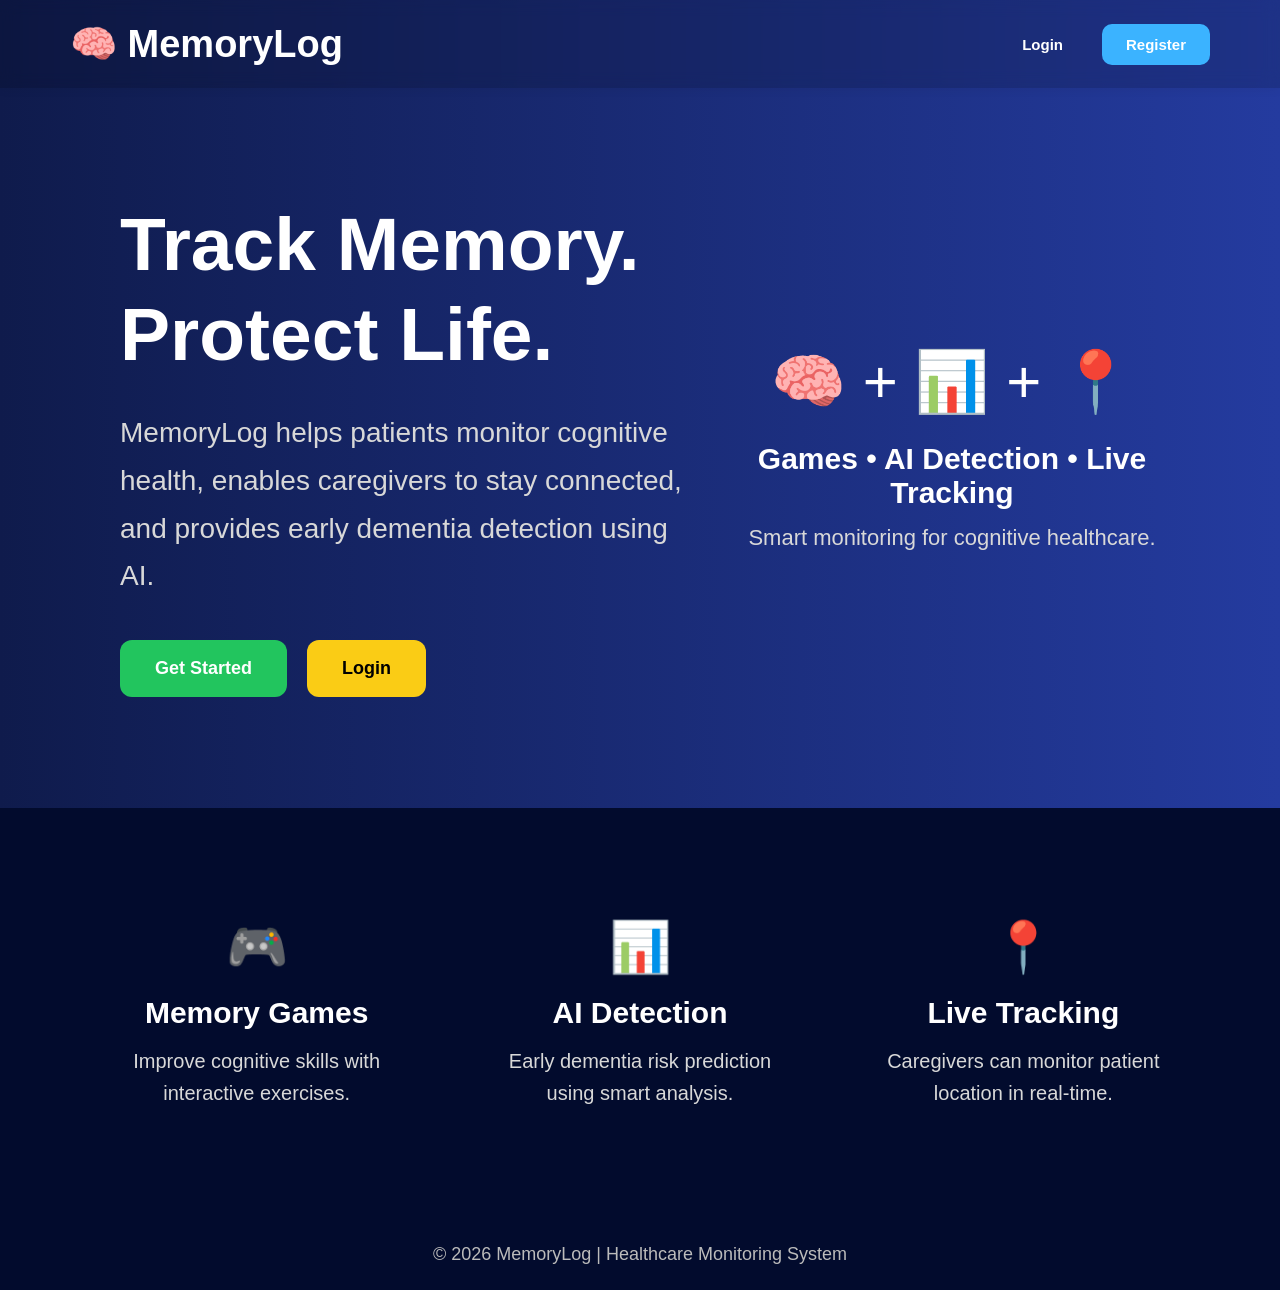
<file: templates/landing.html>
<!DOCTYPE html>
<html lang="en">
<head>
    <meta charset="UTF-8">
    <meta name="viewport" content="width=device-width, initial-scale=1.0">

    <title>MemoryLog</title>

    <link rel="stylesheet" href="/static/style.css">

    <style>

        *{
            margin:0;
            padding:0;
            box-sizing:border-box;
        }

        body{
            font-family:'Poppins', sans-serif;

            background: linear-gradient(to right, #0f1b4c, #243b9f);

            color:white;

            min-height:100vh;
        }

        /* NAVBAR */

        .navbar{

            width:100%;

            display:flex;
            justify-content:space-between;
            align-items:center;

            padding:22px 70px;

            background:rgba(0,0,0,0.15);
            backdrop-filter: blur(8px);
        }

        .logo{

            font-size:38px;
            font-weight:700;

            display:flex;
            align-items:center;
            gap:10px;
        }

        .nav-buttons{
            display:flex;
            gap:15px;
        }

        .nav-btn{

            text-decoration:none;

            padding:12px 24px;

            border-radius:10px;

            font-size:15px;
            font-weight:600;

            transition:0.3s;
        }

        .login-btn{
            color:white;
        }

        .register-btn{
            background:#3bb3ff;
            color:white;
        }

        .register-btn:hover{
            background:#2196f3;
        }

        /* HERO SECTION */

        .hero{

            display:flex;
            justify-content:space-between;
            align-items:center;

            padding:100px 120px;

            min-height:80vh;
        }

        .hero-left{
            width:55%;
        }

        .hero-left h1{

            font-size:75px;
            line-height:1.2;

            margin-bottom:30px;
        }

        .hero-left p{

            font-size:28px;
            line-height:1.7;

            color:#d8d8d8;

            margin-bottom:40px;
        }

        .hero-buttons{
            display:flex;
            gap:20px;
        }

        .hero-btn{

            text-decoration:none;

            padding:18px 35px;

            border-radius:12px;

            font-size:18px;
            font-weight:600;

            transition:0.3s;
        }

        .get-btn{
            background:#22c55e;
            color:white;
        }

        .get-btn:hover{
            background:#16a34a;
        }

        .hero-login-btn{
            background:#facc15;
            color:black;
        }

        .hero-login-btn:hover{
            background:#eab308;
        }

        /* RIGHT SIDE */

        .hero-right{
            width:40%;
            text-align:center;
        }

        .emoji-box{

            font-size:60px;

            margin-bottom:25px;
        }

        .hero-right h2{

            font-size:30px;

            margin-bottom:15px;
        }

        .hero-right p{

            font-size:22px;

            color:#d8d8d8;
        }

        /* FEATURES */

        .features{

            width:100%;

            background:#020b2d;

            padding:70px 80px;

            display:grid;

            grid-template-columns:repeat(3,1fr);

            gap:30px;
        }

        .feature-card{

            text-align:center;

            padding:40px 20px;
        }

        .feature-card .icon{
            font-size:50px;
            margin-bottom:20px;
        }

        .feature-card h3{

            font-size:30px;

            margin-bottom:15px;
        }

        .feature-card p{

            font-size:20px;

            line-height:1.6;

            color:#d8d8d8;
        }

        footer{

            text-align:center;

            padding:25px;

            background:#020b2d;

            color:#bbb;

            font-size:18px;
        }

        /* RESPONSIVE */

        @media(max-width:1000px){

            .hero{
                flex-direction:column;
                text-align:center;
                padding:80px 40px;
            }

            .hero-left,
            .hero-right{
                width:100%;
            }

            .hero-left h1{
                font-size:50px;
            }

            .hero-left p{
                font-size:22px;
            }

            .hero-buttons{
                justify-content:center;
            }

            .features{
                grid-template-columns:1fr;
            }
        }

    </style>

</head>

<body>

    <!-- NAVBAR -->

    <div class="navbar">

        <div class="logo">
            🧠 MemoryLog
        </div>

        <div class="nav-buttons">

            <a href="/login_form" class="nav-btn login-btn">
                Login
            </a>

            <a href="/register" class="nav-btn register-btn">
                Register
            </a>

        </div>

    </div>

    <!-- HERO -->

    <section class="hero">

        <div class="hero-left">

            <h1>
                Track Memory.
                <br>
                Protect Life.
            </h1>

            <p>

                MemoryLog helps patients monitor cognitive health,
                enables caregivers to stay connected,
                and provides early dementia detection using AI.

            </p>

            <div class="hero-buttons">

                <a href="/register" class="hero-btn get-btn">
                    Get Started
                </a>

                <a href="/login_form" class="hero-btn hero-login-btn">
                    Login
                </a>

            </div>

        </div>

        <div class="hero-right">

            <div class="emoji-box">
                🧠 + 📊 + 📍
            </div>

            <h2>
                Games • AI Detection • Live Tracking
            </h2>

            <p>
                Smart monitoring for cognitive healthcare.
            </p>

        </div>

    </section>

    <!-- FEATURES -->

    <section class="features">

        <div class="feature-card">

            <div class="icon">
                🎮
            </div>

            <h3>
                Memory Games
            </h3>

            <p>
                Improve cognitive skills with
                interactive exercises.
            </p>

        </div>

        <div class="feature-card">

            <div class="icon">
                📊
            </div>

            <h3>
                AI Detection
            </h3>

            <p>
                Early dementia risk prediction
                using smart analysis.
            </p>

        </div>

        <div class="feature-card">

            <div class="icon">
                📍
            </div>

            <h3>
                Live Tracking
            </h3>

            <p>
                Caregivers can monitor patient
                location in real-time.
            </p>

        </div>

    </section>

    <footer>
        © 2026 MemoryLog | Healthcare Monitoring System
    </footer>

</body>
</html>
</file>
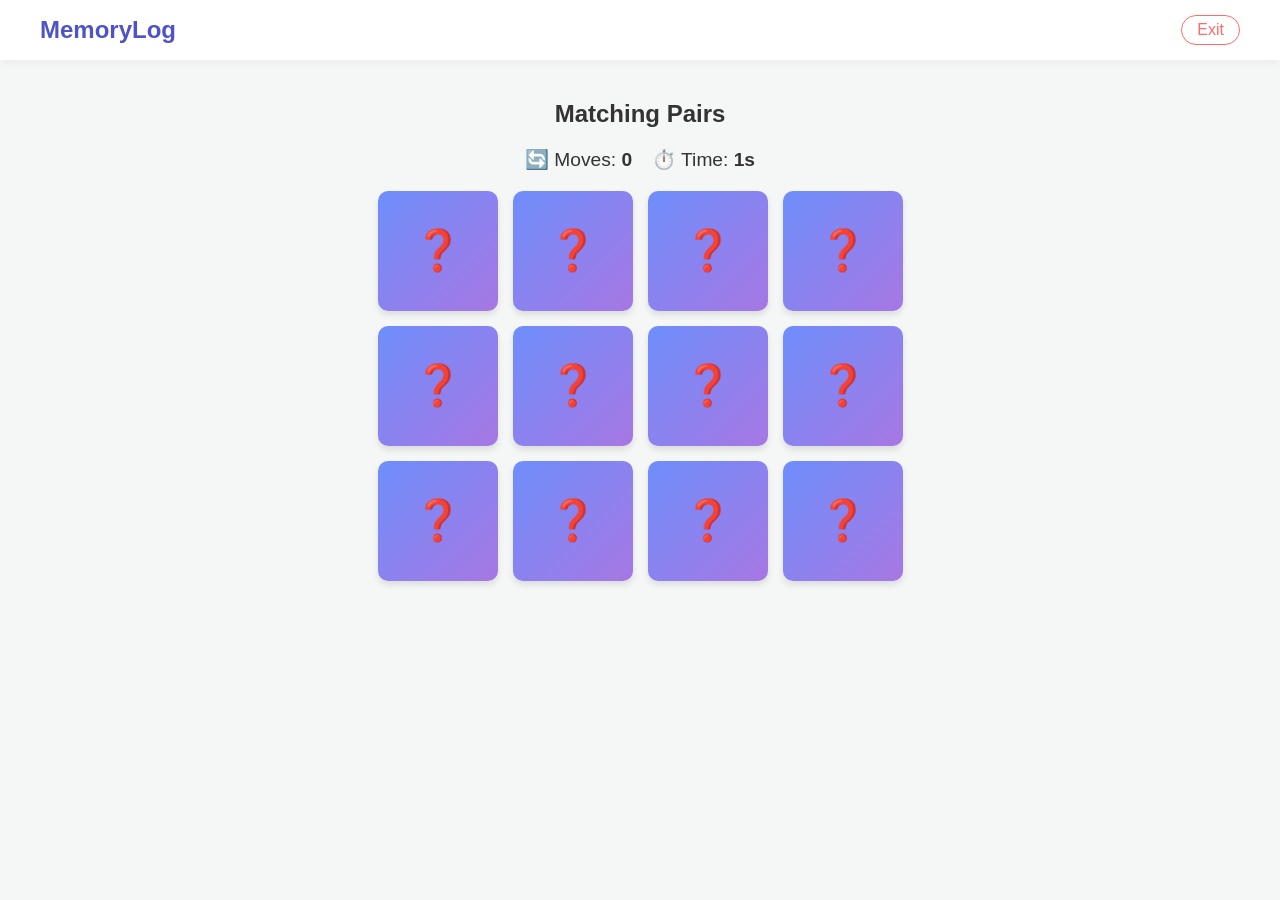
<file: templates/test.html>
<!DOCTYPE html>
<html lang="en">
<head>
    <meta charset="UTF-8">
    <title>Matching Game</title>
    <link rel="stylesheet" href="/static/style.css">
    <style>
        /* --- NEW GAME CSS --- */
        .game-info {
            display: flex;
            justify-content: center;
            gap: 20px;
            margin-bottom: 20px;
            font-size: 1.2rem;
            color: #333;
        }

        .matching-grid {
            display: grid;
            grid-template-columns: repeat(4, 120px); /* 4 Columns */
            gap: 15px;
            justify-content: center;
            margin: 0 auto;
        }

        /* Card Container */
        .card-tile {
            width: 120px;
            height: 120px;
            background-color: transparent;
            perspective: 1000px; /* Essential for 3D flip */
            cursor: pointer;
            border: none; /* Reset standard border */
        }

        /* The Flipper (Inner Container) */
        .card-inner {
            position: relative;
            width: 100%;
            height: 100%;
            text-align: center;
            transition: transform 0.6s;
            transform-style: preserve-3d;
            box-shadow: 0 4px 6px rgba(0,0,0,0.1);
            border-radius: 10px;
        }

        /* Flip Action */
        .card-tile.flipped .card-inner {
            transform: rotateY(180deg);
        }

        /* Front & Back Sides */
        .card-front, .card-back {
            position: absolute;
            width: 100%;
            height: 100%;
            -webkit-backface-visibility: hidden; /* Safari */
            backface-visibility: hidden;
            border-radius: 10px;
            display: flex;
            align-items: center;
            justify-content: center;
        }

        /* Front (Face Down) */
        .card-front {
            background: linear-gradient(135deg, #6e8efb, #a777e3);
            color: white;
            font-size: 2.5rem;
        }

        /* Back (Face Up - Image) */
        .card-back {
            background-color: white;
            border: 2px solid #6e8efb;
            transform: rotateY(180deg);
        }

        .card-back img {
            width: 80%;
            height: 80%;
            object-fit: contain;
        }
    </style>
</head>
<body>
    <nav class="navbar">
        <div class="nav-logo">MemoryLog</div>
        <a href="/dashboard" class="btn-logout">Exit</a>
    </nav>

    <div class="container">
        <h2>Matching Pairs</h2>
        
        <div class="game-info">
            <span>🔄 Moves: <b id="move-count">0</b></span>
            <span>⏱️ Time: <b id="time-count">0s</b></span>
        </div>

        <div id="game-board-matching" class="matching-grid"></div>
    </div>

    <script src="/static/script.js"></script>
    <script>initMatching();</script>
    
</body>
</html>
</file>
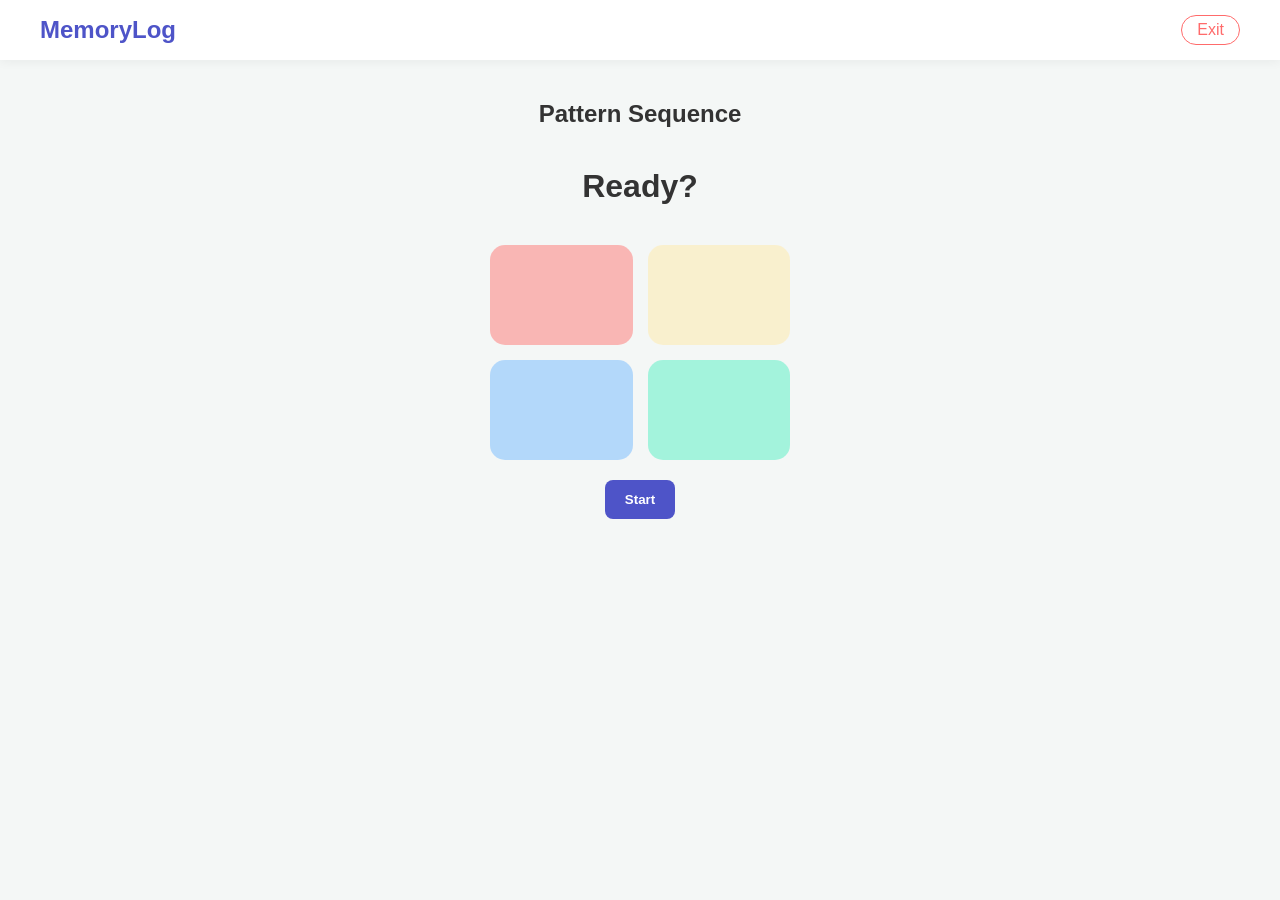
<file: templates/test_pattern.html>
<!DOCTYPE html>
<html lang="en">
<head>
    <meta charset="UTF-8">
    <title>Pattern Game</title>
    <link rel="stylesheet" href="/static/style.css">
</head>
<body>
    <nav class="navbar">
        <div class="nav-logo">MemoryLog</div>
        <a href="/dashboard" class="btn-logout">Exit</a>
    </nav>
    <div class="container">
        <h2>Pattern Sequence</h2>
        <p id="msg" class="large-text">Ready?</p>
        
        <div class="pattern-grid">
            <div class="pad" id="pad-0" onclick="padClick(0)"></div>
            <div class="pad" id="pad-1" onclick="padClick(1)"></div>
            <div class="pad" id="pad-2" onclick="padClick(2)"></div>
            <div class="pad" id="pad-3" onclick="padClick(3)"></div>
        </div>
        
        <button id="start-btn" onclick="startPattern()" class="btn-primary">Start</button>
    </div>
    <script src="/static/script.js"></script>
    
</body>
</html>
</file>
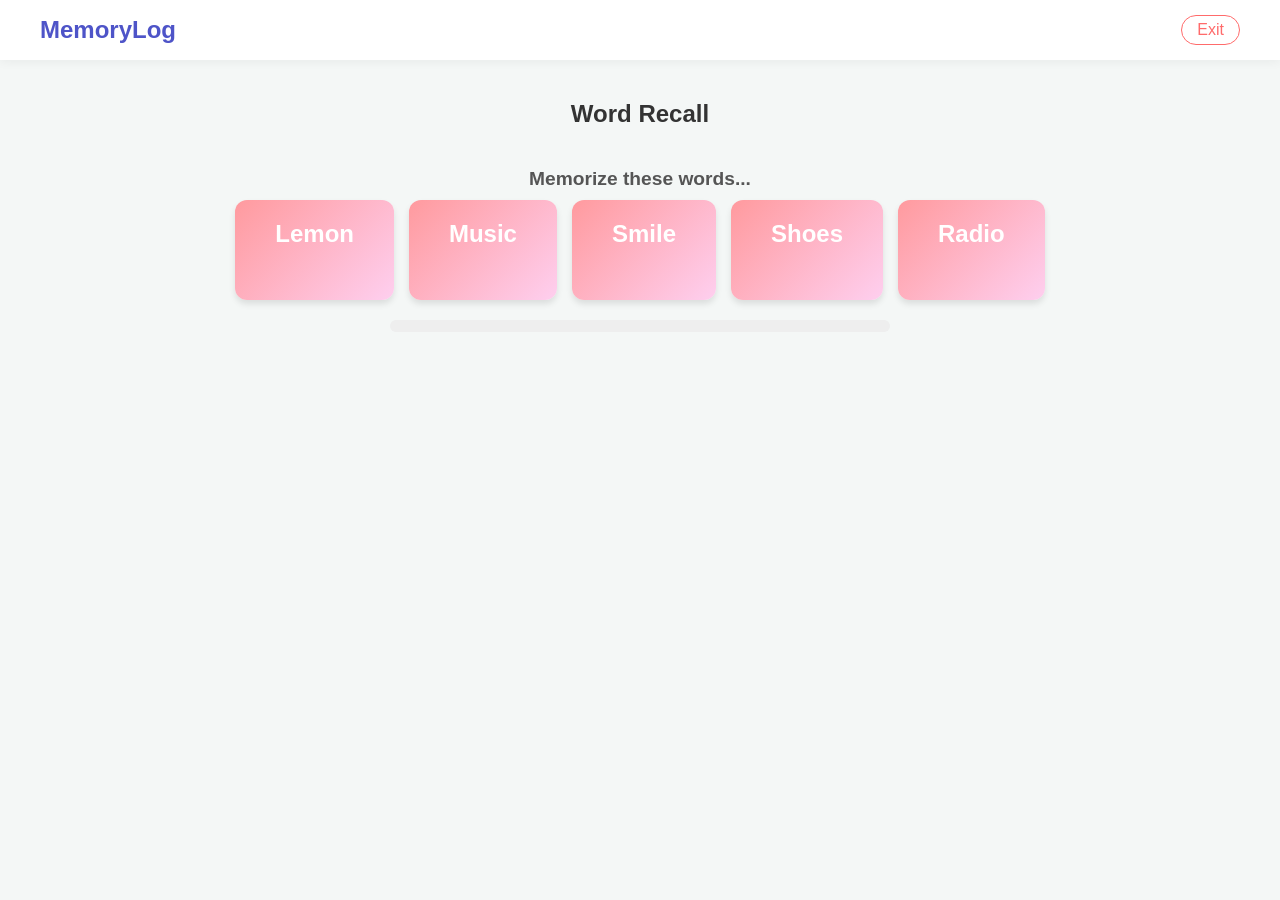
<file: templates/test_words.html>
<!DOCTYPE html>
<html lang="en">
<head>
    <meta charset="UTF-8">
    <title>Word Recall</title>
    <link rel="stylesheet" href="/static/style.css">
    <style>
        /* --- STYLES FOR WORDS GAME --- */
        #word-container {
            display: flex;
            gap: 15px;
            justify-content: center;
            flex-wrap: wrap;
            margin-bottom: 20px;
            min-height: 100px;
        }

        .word-card {
            background: linear-gradient(135deg, #ff9a9e, #fecfef);
            padding: 20px 40px;
            border-radius: 12px;
            font-size: 1.5rem;
            font-weight: bold;
            color: #fff;
            box-shadow: 0 4px 6px rgba(0,0,0,0.1);
            animation: fadeIn 0.5s;
        }

        @keyframes fadeIn {
            from { opacity: 0; transform: translateY(10px); }
            to { opacity: 1; transform: translateY(0); }
        }

        /* --- NEW: TIMER BAR STYLES --- */
        #timer-container {
            width: 80%;
            max-width: 500px;
            height: 12px;
            background-color: #eee;
            border-radius: 6px;
            margin: 0 auto 30px auto; /* Centered */
            overflow: hidden;
            display: none; /* Hidden by default */
        }

        #timer-bar {
            width: 100%;
            height: 100%;
            background-color: #28a745; /* Green */
            transform-origin: left;
        }

        .large-text { font-size: 1.2rem; color: #555; margin-bottom: 10px; }
        
        input[type="text"] {
            width: 80%;
            max-width: 400px;
            padding: 15px;
            border: 2px solid #ddd;
            border-radius: 8px;
            font-size: 1.1rem;
        }
    </style>
</head>
<body>
    <nav class="navbar">
        <div class="nav-logo">MemoryLog</div>
        <a href="/dashboard" class="btn-logout">Exit</a>
    </nav>
    <div class="container">
        <h2>Word Recall</h2>
        <p id="instruction-text" class="large-text">Memorize these words...</p>
        
        <div id="word-container">
            <div class="large-text">Loading...</div>
        </div>

        <div id="timer-container">
            <div id="timer-bar"></div>
        </div>
        
        <div id="input-area" style="display:none;">
            <p>Type the words you remember:</p>
            <input type="text" id="user-words" placeholder="e.g. Apple Dog Tree" autocomplete="off">
            <br><br>
            <button onclick="checkWords()" class="btn-primary">Submit Answer</button>
        </div>
    </div>
    
    <script src="/static/script.js"></script>
    <script>initWords();</script>
</body>
</html>
</file>
<file: static/style.css>
/* static/style.css */
:root {
    /* Color Variables */
    --primary: #4e54c8;
    --secondary: #8f94fb;
    --accent: #ff6b6b;
    --bg-light: #f4f7f6;
    --text-dark: #333;
    --white: #ffffff;
    --shadow: 0 10px 30px rgba(0, 0, 0, 0.1);
}

body {
    font-family: 'Poppins', sans-serif; /* Assumes Poppins is available */
    margin: 0;
    background-color: var(--bg-light);
    color: var(--text-dark);
}

/* Auth Pages */
.bg-gradient {
    background: linear-gradient(135deg, var(--primary), var(--secondary));
    min-height: 100vh;
    display: flex;
    justify-content: center;
    align-items: center;
}

.auth-box {
    background: var(--white);
    padding: 40px;
    border-radius: 15px;
    box-shadow: 0 15px 35px rgba(0,0,0,0.2);
    width: 350px;
    text-align: center;
}

/* Inputs */
input, select {
    width: 100%;
    padding: 12px;
    margin: 10px 0;
    border: 1px solid #ddd;
    border-radius: 8px;
    box-sizing: border-box;
}

/* Buttons */
.btn-primary, .btn-play {
    background: var(--primary);
    color: white;
    border: none;
    padding: 12px 20px;
    border-radius: 8px;
    cursor: pointer;
    text-decoration: none;
    display: inline-block;
    font-weight: bold;
}
.btn-primary:hover, .btn-play:hover { 
    background: var(--secondary); 
}

.btn-logout { 
    border: 1px solid var(--accent); 
    color: var(--accent); 
    padding: 5px 15px; 
    border-radius: 20px; 
    text-decoration: none; 
}
.btn-logout:hover { 
    background: var(--accent); 
    color: white; 
}

/* Dashboard */
.navbar {
    background: var(--white);
    padding: 15px 40px;
    display: flex;
    justify-content: space-between;
    align-items: center;
    box-shadow: 0 2px 10px rgba(0,0,0,0.05);
}
.nav-logo { 
    font-size: 1.5rem; 
    font-weight: bold; 
    color: var(--primary); 
}

.container { 
    max-width: 1000px; 
    margin: 40px auto; 
    padding: 0 20px; 
    text-align: center; 
}

.games-grid {
    display: grid;
    /* Allows grid to fit as many columns as possible (min 250px wide) */
    grid-template-columns: repeat(auto-fit, minmax(250px, 1fr)); 
    gap: 30px;
    margin-bottom: 40px;
}

.game-card, .patient-card {
    background: var(--white);
    padding: 30px;
    border-radius: 15px;
    box-shadow: var(--shadow);
    transition: transform 0.3s;
}
.game-card:hover { 
    transform: translateY(-10px); 
}

.icon { 
    font-size: 3rem; 
    margin-bottom: 15px; 
}

/* Tables */
table { 
    width: 100%; 
    border-collapse: collapse; 
    background: white; 
    border-radius: 10px; 
    overflow: hidden; 
    box-shadow: var(--shadow); 
}
th, td { 
    padding: 15px; 
    text-align: left; 
    border-bottom: 1px solid #eee; 
}
th { 
    background: #f8f9fa; 
    color: #666; 
}
.score-badge { 
    background: #eef2ff; 
    color: var(--primary); 
    padding: 5px 10px; 
    border-radius: 10px; 
    font-weight: bold; 
}
.alert-badge { 
    background: #ff7675; 
    color: white; 
    padding: 5px 10px; 
    border-radius: 20px; 
    font-size: 0.8rem; 
}

/* Game Boards - Memory Matching */
.matching-grid { 
    display: grid; 
    grid-template-columns: repeat(4, 1fr); 
    gap: 10px; 
    max-width: 400px; 
    margin: 20px auto; 
}
.card-tile { 
    height: 80px; 
    background: #2c3e50; /* Back of the card */
    border-radius: 8px; 
    cursor: pointer; 
    display: flex; 
    align-items: center; 
    justify-content: center; 
    font-size: 2rem; 
    color: transparent; /* Hide content by default */
}
.card-tile.flipped { 
    background: white; 
    color: black; 
    border: 2px solid var(--primary); 
}

/* Game Boards - Pattern Recall (Simon Says style) */
.pattern-grid { 
    display: grid; 
    grid-template-columns: 1fr 1fr; 
    gap: 15px; 
    max-width: 300px; 
    margin: 20px auto; 
}
.pad { 
    height: 100px; 
    background: #ddd; 
    border-radius: 15px; 
    opacity: 0.5; 
    cursor: pointer; 
}
.pad.active { 
    opacity: 1; 
    box-shadow: 0 0 20px currentColor; /* Glow effect */
}
/* Individual pad colors */
#pad-0 { background: #ff7675; } 
#pad-1 { background: #ffeaa7; }
#pad-2 { background: #74b9ff; } 
#pad-3 { background: #55efc4; }

.large-text { 
    font-size: 2rem; 
    margin: 40px; 
    font-weight: bold; 
}
</file>
